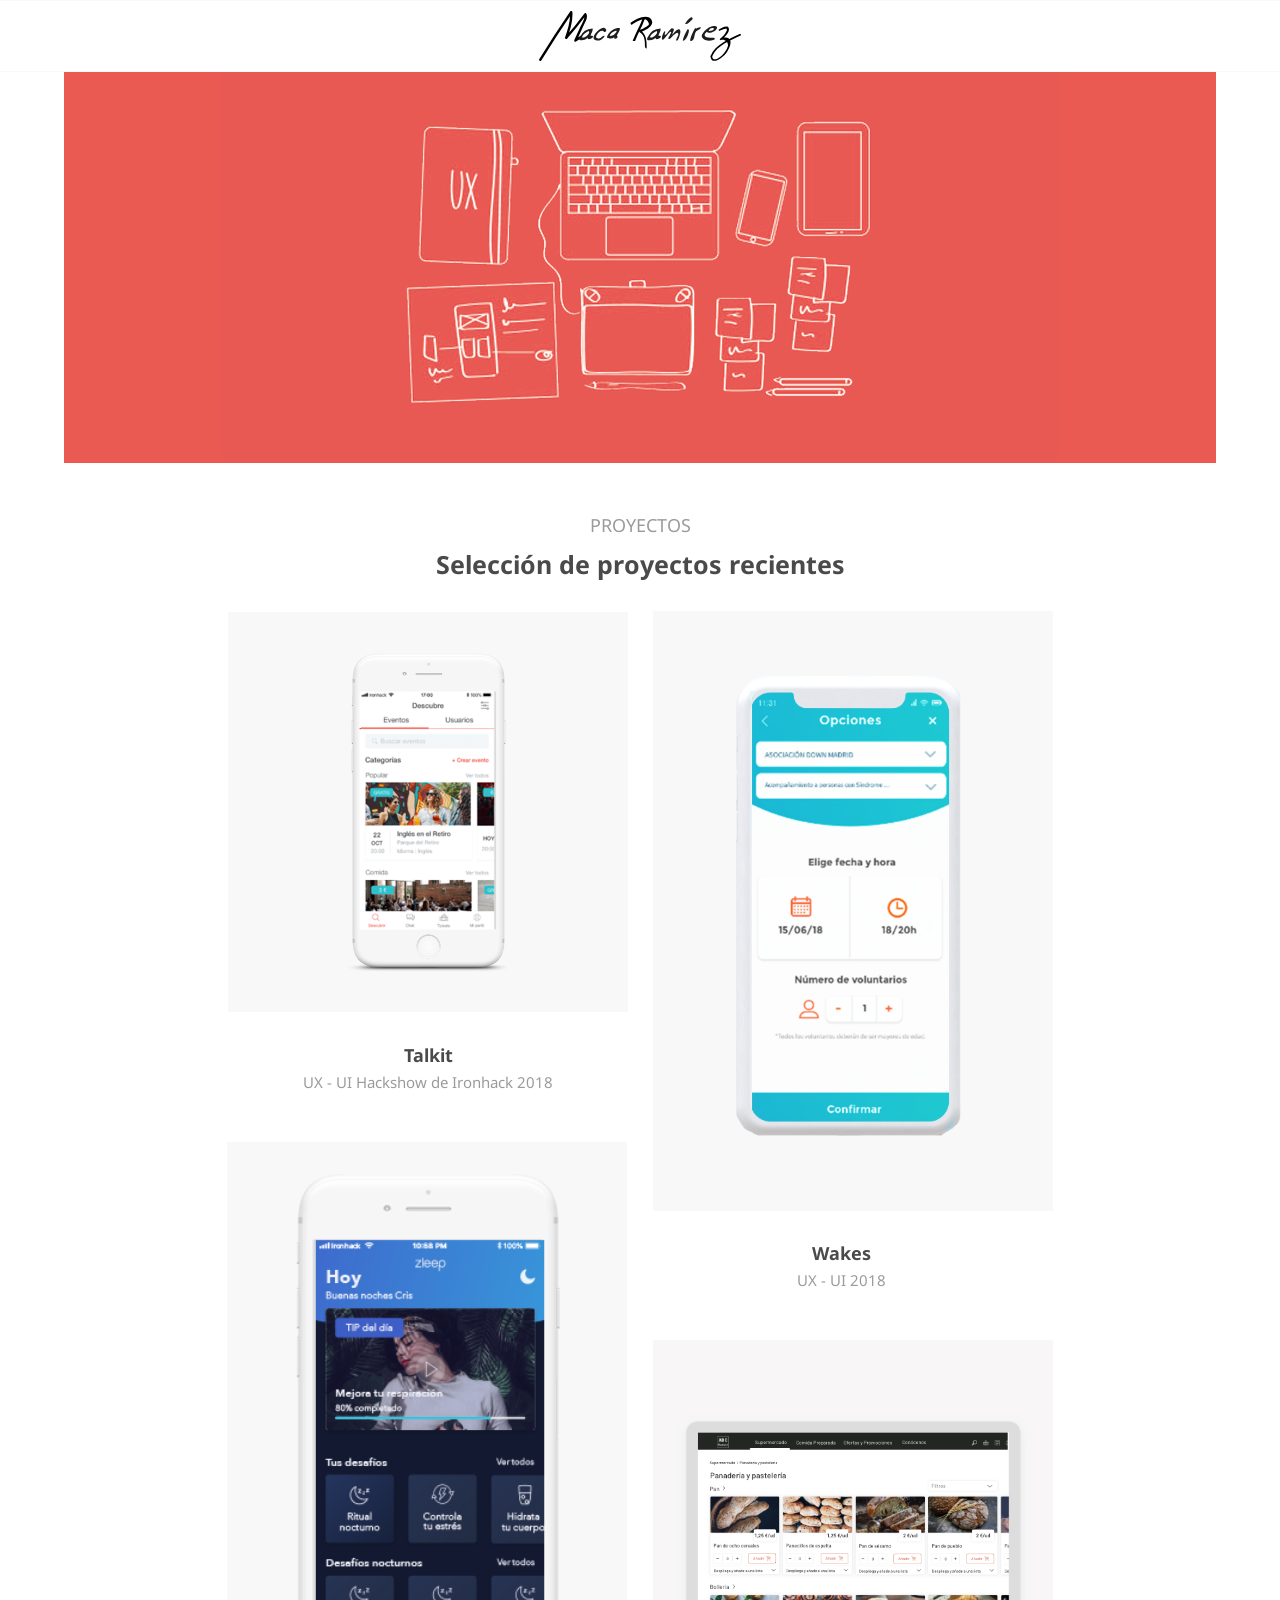
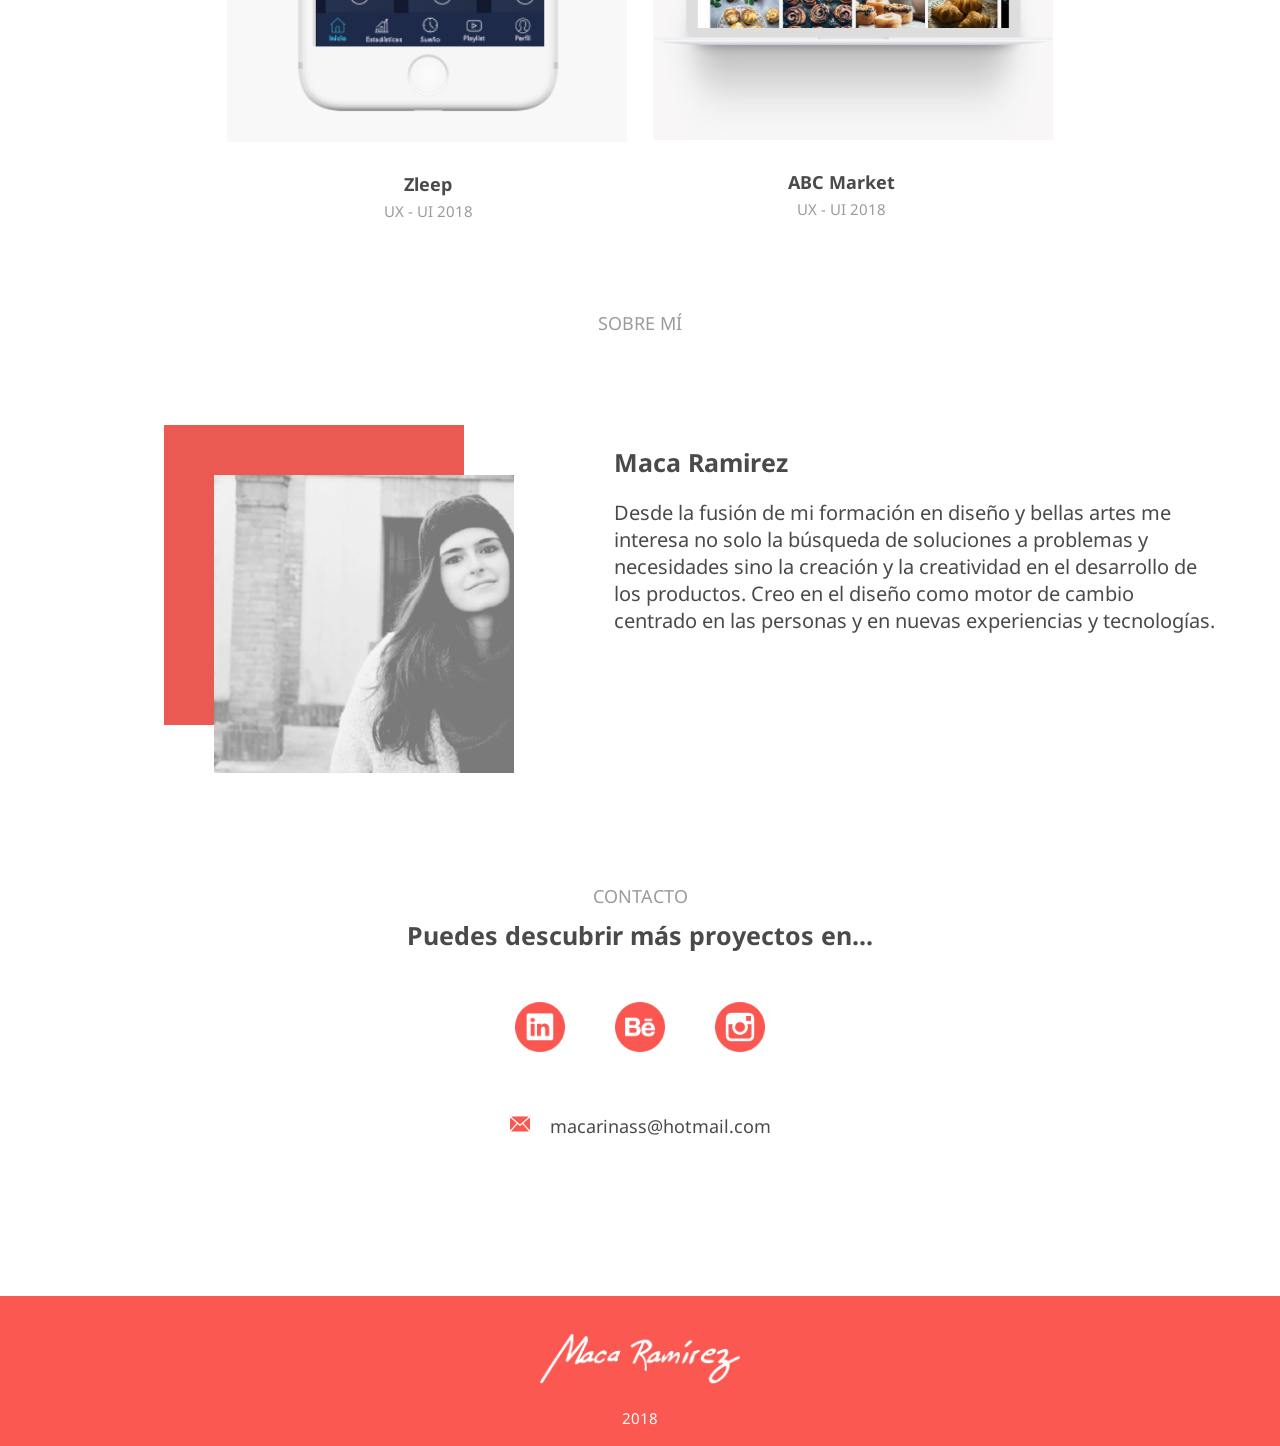
<file: index.html>
<!DOCTYPE html>
<html lang="en" dir="ltr">
  <head>
    <meta charset="utf-8">
    <meta name="viewport" content="width=device-width, initial-scale=1">
    <link rel="stylesheet" href="stylesheets/file.css">

    <link href="https://fonts.googleapis.com/css?family=Noto+Sans:400,700" rel="stylesheet">

    <title>Maca Ramírez</title>
  </head>
  <body>
    <div class="header">
      <img src="images/name.svg" alt="Logo Maca Ramírez" class="logo">
    </div>
    <main class="principal">
      <div class="cover_content">
        <div class="cover">
          <span class="cover1">
            <img src="images/cover1.jpg" alt="" class="cover11">
          </span>
          <span class="cover2">
            <img src="images/cover2.jpg" alt="" class="cover22" >
          </span>
        </div>
      </div>
      <div class="proyects_content">
        <div class="proyects_title">
          <span class="type">PROYECTOS</span>
          <span class="subtitle">Selección de proyectos recientes</span>
        </div>

        <div class="cards">
          <a href="https://medium.com/@macarinass/talkit-proyecto-final-ironhack-941810d88da6" target=”_blank”>
            <div class="card card1">
              <div class="image1 image_card image_card1">
              </div>
              <div class="info_card">
                <span class="name_card">Talkit</span>
                <span class="description_card">UX - UI Hackshow de Ironhack 2018</span>
              </div>
            </div>
          </a>
          <a href="https://medium.com/@macarinass/zleep-8a5a6597a5e3" target=”_blank”>
            <div class="card card2">
              <div class="image2 image_card image_card2">
              </div>
              <div class="info_card">
                <span class="name_card">Zleep</span>
                <span class="description_card">UX - UI 2018</span>
              </div>
            </div>
          </a>

          <a href="https://www.behance.net/gallery/71965929/Wakes-app" target=”_blank”>
            <div class="card card3">
              <div class="image3 image_card image_card3">
              </div>
              <div class="info_card">
                <span class="name_card">Wakes</span>
                <span class="description_card">UX - UI 2018</span>
              </div>
            </div>
          </a>

          <a href="https://www.behance.net/gallery/71959711/ABC-Market" target=”_blank”>
            <div class="card card4">
              <div class="image4 image_card image_card4">
              </div>
              <div class="info_card">
                <span class="name_card">ABC Market</span>
                <span class="description_card">UX - UI 2018</span>
              </div>
            </div>
          </a>
        </div>
      </div>
      <div class="about">
        <div class="proyects_title">
          <span class="type">SOBRE MÍ</span>
        </div>
      </div>
      <div class="about_content">
        <div class="personal">
          <div class="background_box"></div>
          <div class="image_personal">
            <img src="images/personal.jpg" alt="">
          </div>
        </div>
        <div class="info">
          <div class="name">Maca Ramirez</div>
          <div class="info_text">
            Desde la fusión de mi formación en diseño y bellas artes me interesa no solo la búsqueda de soluciones a problemas y necesidades sino la creación y la creatividad en el desarrollo de los productos. Creo en el diseño como motor de cambio centrado en las personas y en nuevas experiencias y tecnologías.
          </div>
        </div>
      </div>
      <div class="contact">
        <div class="proyects_title">
          <span class="type">CONTACTO</span>
          <span class="subtitle">Puedes descubrir más proyectos en...</span>
        </div>
        <div class="redes">
          <a href="https://www.linkedin.com/in/macarenaramirezgiron/">
            <div class="linkedin">
              <span class="linkedin_logo minilogo">
                <img src="images/linkedin.png" alt="logo linkedin" class="lkd">
                <img src="images/linkedin2.png" alt="logo linkedin" class="lkd_2">
            </span>
            </div>
          </a>

          <a href="https://www.behance.net/macarinassd060">
            <div class="behance">
              <span class="behance_logo minilogo">
                <img src="images/behance.png" alt="logo behance" class="beh">
                <img src="images/behance2.png" alt="logo behance" class="beh_2">
              </span>
            </div>
          </a>
          <a href="https://www.instagram.com/mr_uxuidesign/">
            <div class="instagram">
              <span class="instagram_logo minilogo">
                <img src="images/instagram.png" alt="logo instagram" class="ins">
                <img src="images/instagram2.png" alt="logo instagram" class="ins_2">
              </span>
            </div>
          </a>

        </div>
        <div class="mail">
          <span class="icon_mail">
            <img src="images/mail.png" alt="icono_mail" class="icon_mail_red">
          </span>
          <a href="mailto:macarinass@email.com">
          <p>macarinass@hotmail.com</p></a>
        </div>
      </div>

    </main>
    <footer>
      <div class="footer_content">
        <span class="Logo">
          <img src="images/name.png" alt="logo maca ramirez" >
        </span>
        <span class="year">2018</span>
      </div>
    </footer>
  </body>
</html>
</file>
<file: stylesheets/file.css>
body{margin:0;display:flex;flex-direction:column;align-items:center}body a{text-decoration:none}body .header{display:flex;justify-content:center;align-items:center;position:fixed;top:0px;width:100%;height:70px;background-color:white;border:1px solid #F9F9F9;z-index:1;margin:0}body .header .logo{height:50px}body .principal{width:100%;display:flex;flex-direction:column;align-items:center;margin-bottom:100px}body .principal .cover_content{display:flex;justify-content:center;align-content:center;width:90%;margin-top:50px;background-color:#eb5953}body .principal .cover_content .cover11{width:100%;max-width:100%;height:auto;min-height:200px;display:inline}body .principal .cover_content .cover22{display:none}body .principal .cover_content:hover .cover11{display:none}body .principal .cover_content:hover .cover22{width:100%;max-width:100%;height:auto;min-height:200px;display:inline}body .principal .proyects_content .proyects_title{display:flex;flex-direction:column;align-items:center;margin-top:50px}body .principal .proyects_content .proyects_title .type{font-family:'Noto Sans', sans-serif;font-size:18px;color:#9B9B9B;font-weight:400;margin-bottom:10px}body .principal .proyects_content .proyects_title .subtitle{font-family:'Noto Sans', sans-serif;font-size:25px;color:#4A4A4A;font-weight:700;margin-bottom:30px}body .principal .cards{display:flex;flex-wrap:wrap;flex-direction:column;align-content:center;height:1300px}body .principal .cards .card .image1{background-image:url("../images/proyect111.png");background-size:cover;height:400px;width:400px;border:solid 1px white;background-position:center}body .principal .cards .card .image2{background-image:url("../images/proyect2.png");background-size:cover;height:600px;width:400px;background-position:center}body .principal .cards .card .image3{background-image:url("../images/proyect5.png");background-size:cover;height:600px;width:400px;margin-left:24px;background-position:center}body .principal .cards .card .image4{background-image:url("../images/proyect3.png");background-size:cover;height:400px;width:400px;margin-left:24px;background-position:center}body .principal .cards .card .image_card1{background-color:#F9F8F8}body .principal .cards .card .image_card2{background-color:#F9F8F8}body .principal .cards .card .image_card3{background-color:#F9F8F8}body .principal .cards .card .image_card4{background-color:#F9F8F8}body .principal .cards .card .image_card1:hover{background-color:#FAC751}body .principal .cards .card .image_card2:hover{background-color:#5177FA}body .principal .cards .card .image_card3:hover{background-color:#0dbcd5}body .principal .cards .card .image_card4:hover{background-color:#eb5953}body .principal .cards .card .info_card{display:flex;flex-direction:column;align-items:center;margin-top:10px}body .principal .cards .card .info_card .name_card{font-family:'Noto Sans', sans-serif;font-size:18px;color:#4A4A4A;font-weight:700;margin:20px 0px 5px}body .principal .cards .card .info_card .description_card{font-family:'Noto Sans', sans-serif;font-size:15px;color:#9B9B9B;font-weight:400;margin:0px 0px 50px}body .principal .about .proyects_title{display:flex;flex-direction:column;align-items:center}body .principal .about .proyects_title .type{font-family:'Noto Sans', sans-serif;font-size:18px;color:#9B9B9B;font-weight:400;margin-bottom:10px}body .principal .about .proyects_title .subtitle{font-family:'Noto Sans', sans-serif;font-size:25px;color:#4A4A4A;font-weight:700;margin-bottom:30px}body .principal .about_content{display:flex;margin:0;width:90%}body .principal .about_content .personal .background_box{position:relative;width:300px;height:300px;margin-top:80px;margin-left:100px;background-color:#eb5953}body .principal .about_content .personal .image_personal{position:absolute;margin-left:150px;margin-top:-250px;width:300px}body .principal .about_content .personal .image_personal img{width:100%}body .principal .about_content .info{margin:100px 0px 100px 150px}body .principal .about_content .info .name{font-family:'Noto Sans', sans-serif;font-size:25px;color:#4A4A4A;font-weight:700;margin-bottom:20px}body .principal .about_content .info .info_text{font-family:'Noto Sans', sans-serif;font-size:20px;color:#4A4A4A;font-weight:400}body .principal .contact .proyects_title{display:flex;flex-direction:column;align-items:center;margin-top:150px}body .principal .contact .proyects_title .type{font-family:'Noto Sans', sans-serif;font-size:18px;color:#9B9B9B;font-weight:400;margin-bottom:10px}body .principal .contact .proyects_title .subtitle{font-family:'Noto Sans', sans-serif;font-size:25px;color:#4A4A4A;font-weight:700;margin-bottom:50px}body .principal .contact .redes{display:flex;justify-content:center}body .principal .contact .redes span.minilogo{margin:0 25px}body .principal .contact .redes span.minilogo img{width:50px}body .principal .contact .redes span.minilogo img.lkd_2{display:none}body .principal .contact .redes span.minilogo img.ins_2{display:none}body .principal .contact .redes span.minilogo img.beh_2{display:none}body .principal .contact .redes .linkedin:hover .lkd{display:none}body .principal .contact .redes .linkedin:hover .lkd_2{display:inline}body .principal .contact .redes .behance:hover .beh{display:none}body .principal .contact .redes .behance:hover .beh_2{display:inline}body .principal .contact .redes .instagram:hover .ins{display:none}body .principal .contact .redes .instagram:hover .ins_2{display:inline}body .principal .contact .mail{display:flex;justify-content:center;align-items:center;margin:40px 0}body .principal .contact .mail .icon_mail img{width:20px;margin-right:20px}body .principal .contact .mail p{font-family:'Noto Sans', sans-serif;font-size:18px;color:#4A4A4A;font-weight:400}body footer{height:150px;width:100%;background-color:#FA5851;display:flex;flex-direction:column;align-items:center;justify-content:center}body footer .footer_content{display:flex;flex-direction:column;align-items:center;justify-content:center}body footer .footer_content img{width:200px;margin:20px 0 20px}body footer .footer_content span{font-family:'Noto Sans', sans-serif;font-size:15px;color:white;font-weight:400;margin-bottom:20px 0 40px}@media screen and (max-width: 1024px){body .principal .about_content{display:flex;flex-direction:column;align-items:center}body .principal .cards{height:1100px}body .principal .cards .card .image1{height:300px;width:300px;background-position:center}body .principal .cards .card .image2{height:450px;width:300px;background-position:center}body .principal .cards .card .image3{height:450px;width:300px;background-position:center}body .principal .cards .card .image4{height:300px;width:300px;background-position:center}body .principal .about_content{display:flex;flex-direction:column;align-items:center;margin:0}body .principal .about_content .personal{margin:-80px 0 30px -80px}body .principal .about_content .personal .background_box{margin-bottom:50px;position:relative;width:300px;height:300px;margin-left:100px;background-color:#eb5953}body .principal .about_content .personal .image_personal{margin:-300px 0px 0px 150px}body .principal .about_content .info{display:flex;flex-direction:column;align-items:center;justify-content:center;align-content:center;margin:0}footer{width:100%}}@media screen and (max-width: 680px) and (min-width: 0px){html{width:100%}html body{display:flex;align-items:center;margin:0}html body .header{width:100%}html body .header .logo{width:150px}html body .principal .cover_content{width:95%}html body .principal .proyects_content{display:flex;flex-direction:column;align-items:center;margin:0 auto}html body .principal .proyects_content .proyects_title{display:flex;flex-direction:column;align-items:center}html body .principal .proyects_content .proyects_title .subtitle{margin-left:20px}html body .principal .proyects_content .cards{height:2300px}html body .principal .proyects_content .cards .image1{height:450px;width:300px;background-position:center}html body .principal .proyects_content .cards .image1{margin:0}html body .principal .proyects_content .cards .image2{margin:0}html body .principal .proyects_content .cards .image3{margin:0}html body .principal .proyects_content .cards .image4{margin:0}html body .principal .proyects_content .cards .image_card1{background-color:#FAC751}html body .principal .proyects_content .cards .image_card2{background-color:#5177FA}html body .principal .proyects_content .cards .image_card3{background-color:#0dbcd5}html body .principal .proyects_content .cards .image_card4{background-color:#eb5953}html body .principal .about_content .personal{margin-left:-110px;margin-bottom:-100px}html body .principal .about_content .personal .background_box{margin:95px 0px 45px 120px;background-color:#3B3B47}html body .principal .about_content .personal .image_personal{position:relative;margin-left:100;margin-top:-280px}html body .principal .about_content .info{display:flex;flex-direction:column;align-items:center;margin:130px 0px 20px 13px}html body .principal .about_content .proyects_title{display:flex;flex-direction:column;align-items:center}html body .principal .contact .subtitle{margin-left:20px}html body footer .footer_content img{width:100px}}
</file>
